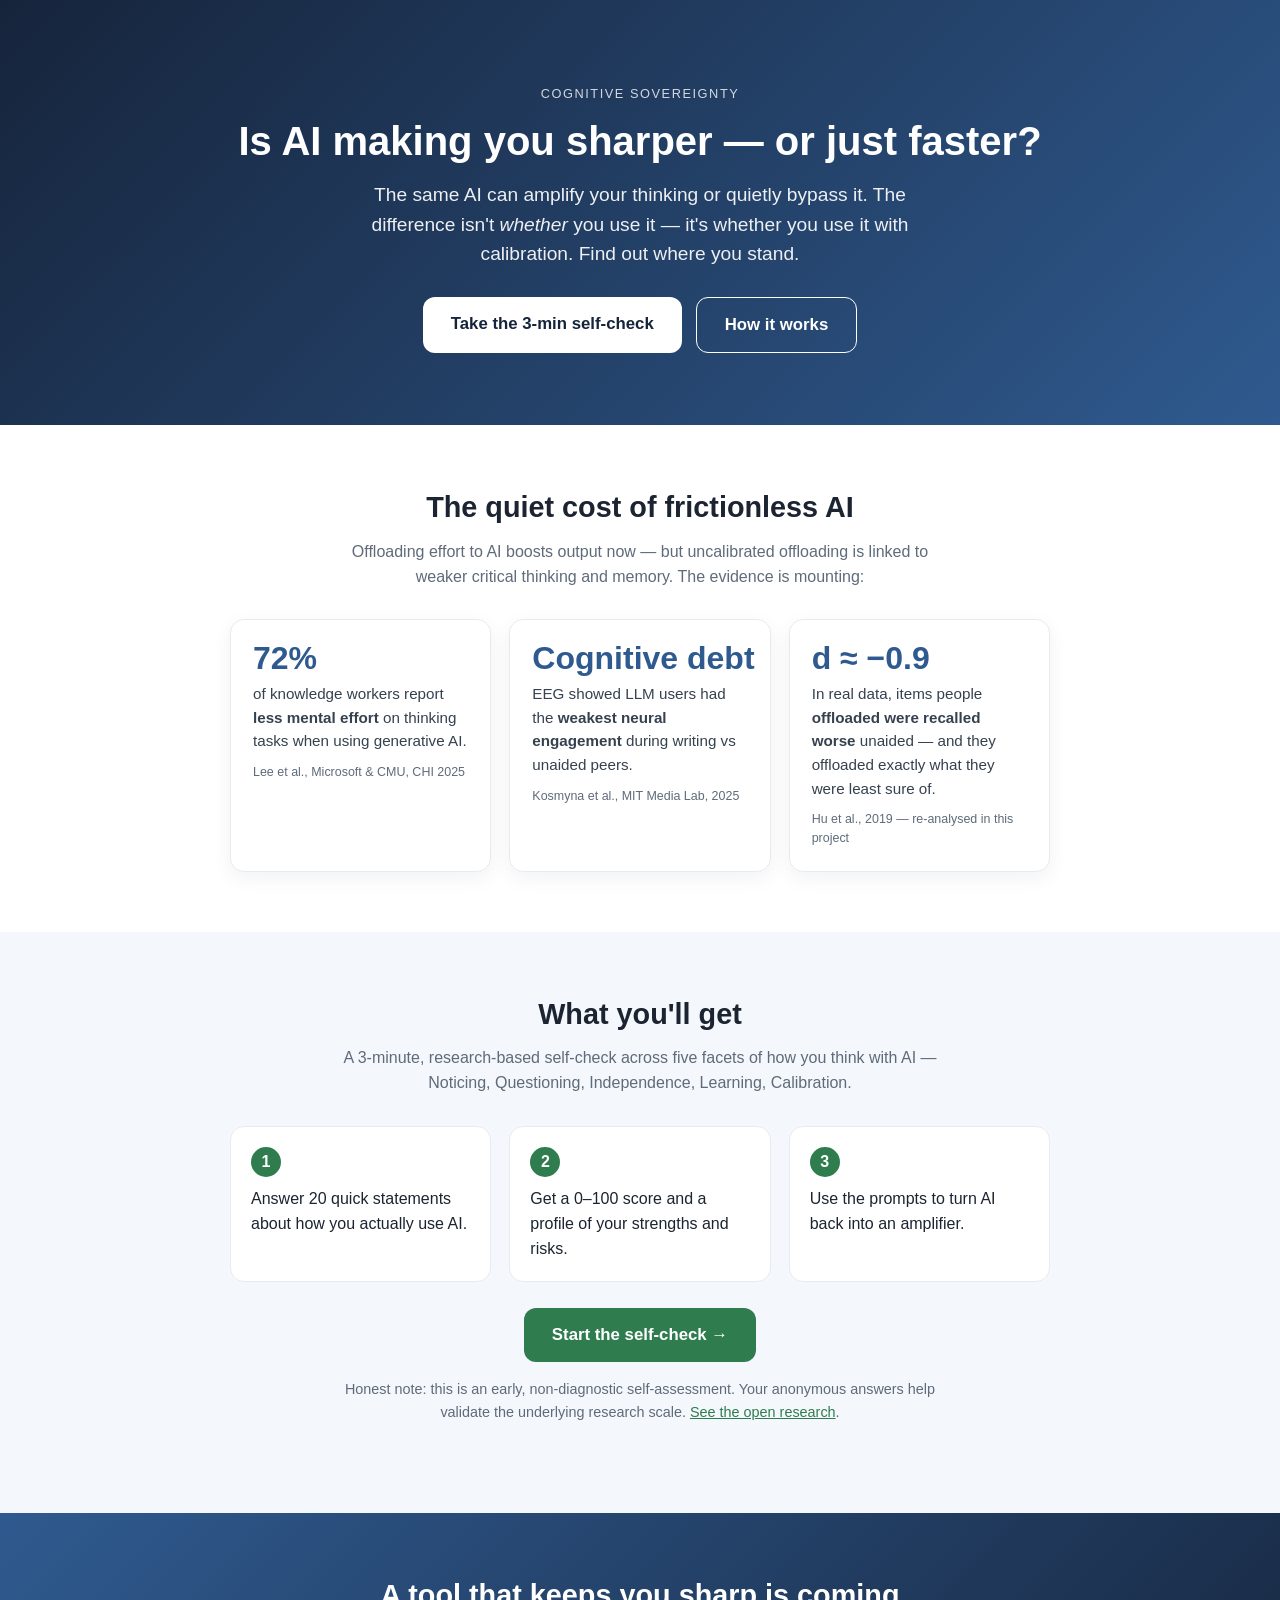
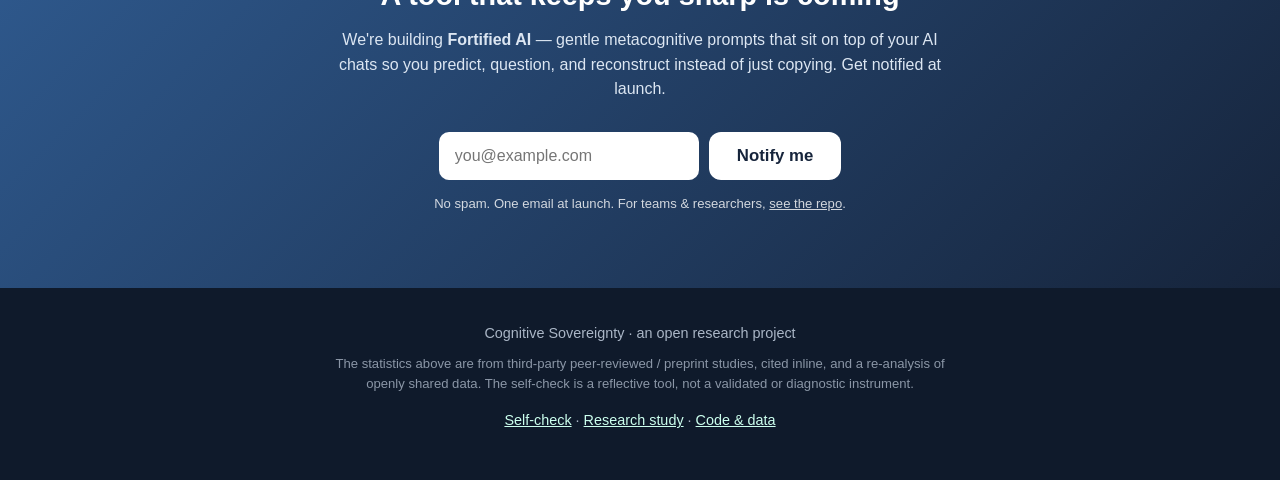
<file: landing/index.html>
<!DOCTYPE html>
<html lang="en">
<head>
  <meta charset="utf-8" />
  <meta name="viewport" content="width=device-width, initial-scale=1" />
  <title>Cognitive Sovereignty — use AI as an amplifier, not a bypass</title>
  <meta name="description" content="AI can sharpen your thinking or quietly replace it. Take the 3-minute self-check and learn how calibrated your AI use is." />
  <meta property="og:title" content="Is AI making you sharper — or just faster?" />
  <meta property="og:description" content="Take the 3-minute Cognitive Sovereignty self-check." />
  <link rel="stylesheet" href="css/style.css" />
</head>
<body>

  <header class="hero">
    <div class="wrap">
      <div class="kicker">Cognitive Sovereignty</div>
      <h1>Is AI making you sharper — or just faster?</h1>
      <p class="sub">The same AI can amplify your thinking or quietly bypass it. The
      difference isn't <em>whether</em> you use it — it's whether you use it with
      calibration. Find out where you stand.</p>
      <div class="cta-row">
        <a class="btn alt" data-selfcheck href="#">Take the 3-min self-check</a>
        <a class="btn ghost" href="#how">How it works</a>
      </div>
    </div>
  </header>

  <section>
    <div class="wrap">
      <h2>The quiet cost of frictionless AI</h2>
      <p class="lead">Offloading effort to AI boosts output now — but uncalibrated
      offloading is linked to weaker critical thinking and memory. The evidence is mounting:</p>
      <div class="cards">
        <div class="statcard">
          <div class="big">72%</div>
          <p>of knowledge workers report <b>less mental effort</b> on thinking tasks when using generative AI.</p>
          <cite>Lee et al., Microsoft &amp; CMU, CHI 2025</cite>
        </div>
        <div class="statcard">
          <div class="big">Cognitive&nbsp;debt</div>
          <p>EEG showed LLM users had the <b>weakest neural engagement</b> during writing vs unaided peers.</p>
          <cite>Kosmyna et al., MIT Media Lab, 2025</cite>
        </div>
        <div class="statcard">
          <div class="big">d ≈ −0.9</div>
          <p>In real data, items people <b>offloaded were recalled worse</b> unaided — and they offloaded exactly what they were least sure of.</p>
          <cite>Hu et al., 2019 — re-analysed in this project</cite>
        </div>
      </div>
    </div>
  </section>

  <section class="band" id="how">
    <div class="wrap">
      <h2>What you'll get</h2>
      <p class="lead">A 3-minute, research-based self-check across five facets of how
      you think with AI — Noticing, Questioning, Independence, Learning, Calibration.</p>
      <div class="steps">
        <div class="step"><div class="n">1</div>Answer 20 quick statements about how you actually use AI.</div>
        <div class="step"><div class="n">2</div>Get a 0–100 score and a profile of your strengths and risks.</div>
        <div class="step"><div class="n">3</div>Use the prompts to turn AI back into an amplifier.</div>
      </div>
      <p style="text-align:center;margin-top:26px"><a class="btn" data-selfcheck href="#">Start the self-check →</a></p>
      <p class="lead" style="margin-top:16px;font-size:.9rem">Honest note: this is an early,
      non-diagnostic self-assessment. Your anonymous answers help validate the underlying
      research scale. <a data-repo href="#">See the open research</a>.</p>
    </div>
  </section>

  <section class="capture">
    <div class="wrap">
      <h2>A tool that keeps you sharp is coming</h2>
      <p class="lead" style="color:#dce6f2">We're building <b>Fortified AI</b> — gentle
      metacognitive prompts that sit on top of your AI chats so you predict, question,
      and reconstruct instead of just copying. Get notified at launch.</p>
      <form id="notify">
        <input type="email" name="email" placeholder="you@example.com" required />
        <button class="btn alt" type="submit">Notify me</button>
      </form>
      <p class="fine">No spam. One email at launch. For teams &amp; researchers,
      <a data-repo href="#" style="color:#fff">see the repo</a>.</p>
    </div>
  </section>

  <footer>
    <div class="wrap">
      <div>Cognitive Sovereignty · an open research project</div>
      <p class="disclaimer">The statistics above are from third-party peer-reviewed /
      preprint studies, cited inline, and a re-analysis of openly shared data. The
      self-check is a reflective tool, not a validated or diagnostic instrument.</p>
      <p><a data-selfcheck href="#">Self-check</a> · <a data-study href="#">Research study</a> · <a data-repo href="#">Code &amp; data</a></p>
    </div>
  </footer>

  <script src="config.js"></script>
  <script src="js/main.js"></script>
</body>
</html>
</file>
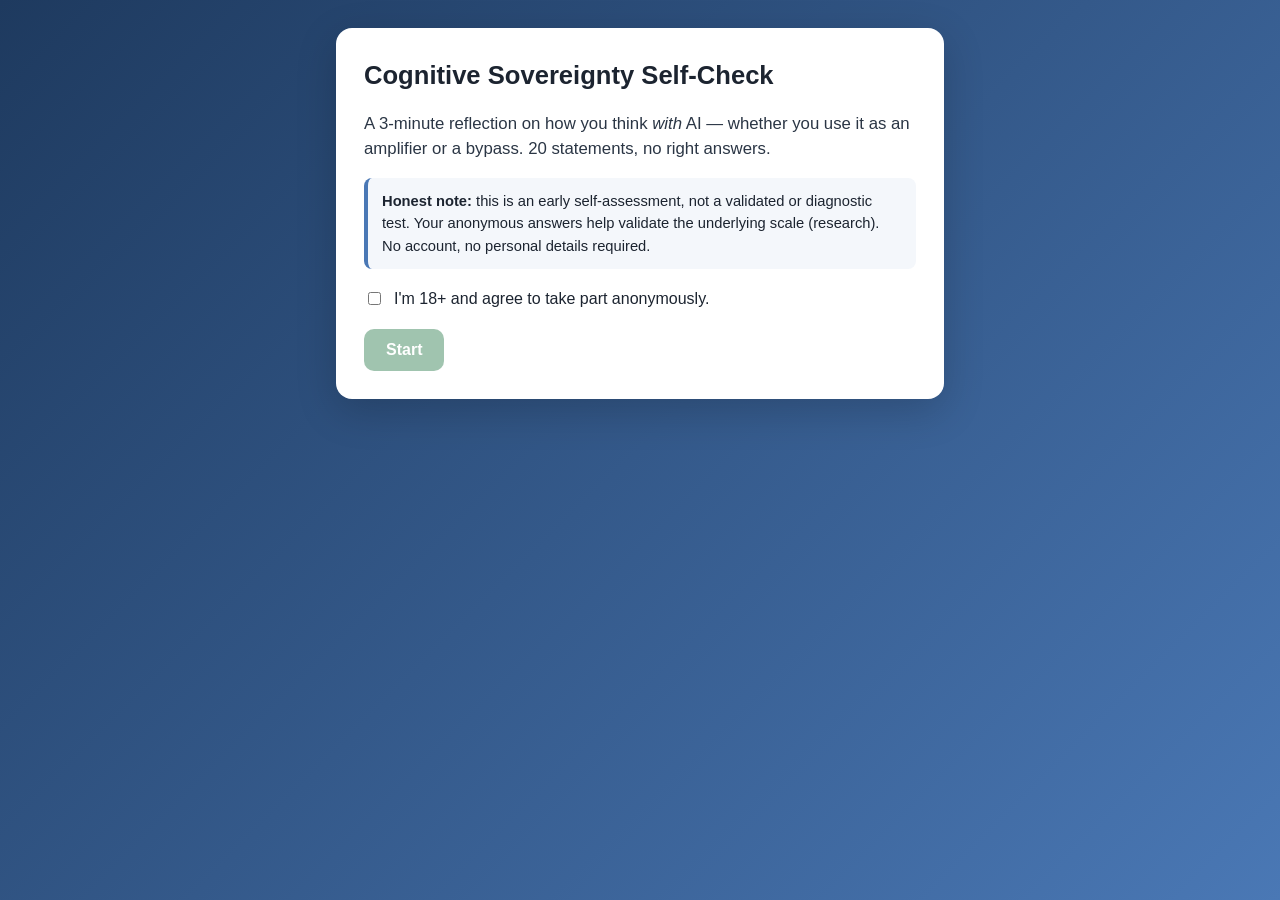
<file: selfcheck_app/index.html>
<!DOCTYPE html>
<html lang="en">
<head>
  <meta charset="utf-8" />
  <meta name="viewport" content="width=device-width, initial-scale=1" />
  <title>Cognitive Sovereignty Self-Check</title>
  <meta name="description" content="A 3-minute self-check: do you use AI as an amplifier or a bypass? Reflect on how calibrated your AI use is." />
  <meta property="og:title" content="Cognitive Sovereignty Self-Check" />
  <meta property="og:description" content="Do you use AI as an amplifier or a bypass? Take the 3-minute self-check." />
  <meta property="og:type" content="website" />
  <link rel="stylesheet" href="css/style.css" />
</head>
<body>
  <main id="app"></main>
  <script src="js/config.js"></script>
  <script src="js/items.js"></script>
  <script src="js/app.js"></script>
</body>
</html>
</file>
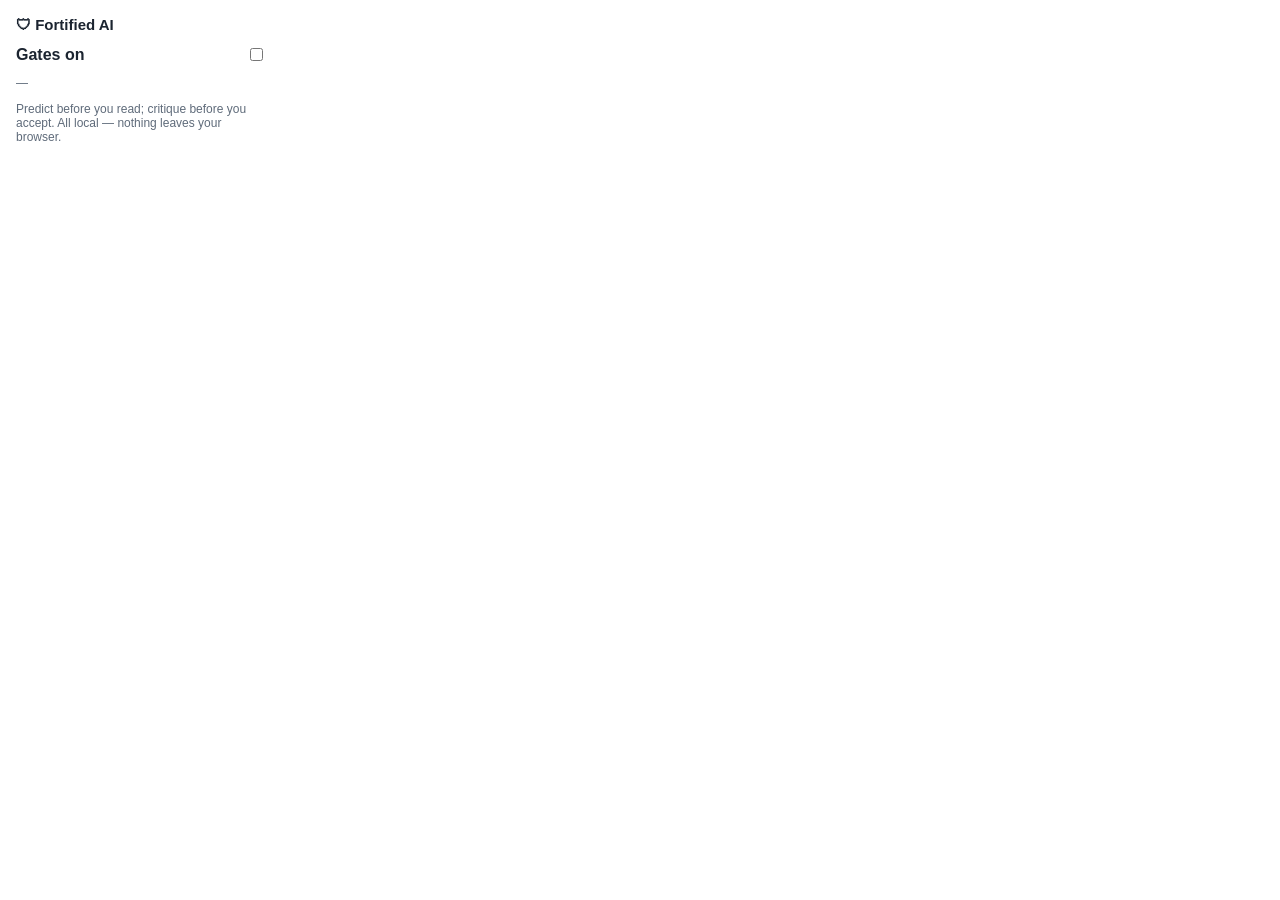
<file: extension/popup.html>
<!DOCTYPE html>
<html lang="en">
<head>
  <meta charset="utf-8" />
  <style>
    body{width:250px;margin:0;padding:16px;font-family:-apple-system,BlinkMacSystemFont,"Segoe UI",Roboto,sans-serif;color:#1b2430}
    h1{font-size:15px;margin:0 0 12px}
    .row{display:flex;align-items:center;justify-content:space-between;margin:10px 0}
    .switch{font-weight:700}
    #stats{margin-top:12px;font-size:12px;color:#5f6b7a}
    a{color:#2f7d4f;font-size:12px}
  </style>
</head>
<body>
  <h1>🛡 Fortified AI</h1>
  <div class="row">
    <span class="switch">Gates on</span>
    <input type="checkbox" id="enabled" />
  </div>
  <div id="stats">—</div>
  <p style="font-size:12px;color:#5f6b7a;margin:12px 0 0">Predict before you read; critique before you accept. All local — nothing leaves your browser.</p>
  <script src="popup.js"></script>
</body>
</html>
</file>
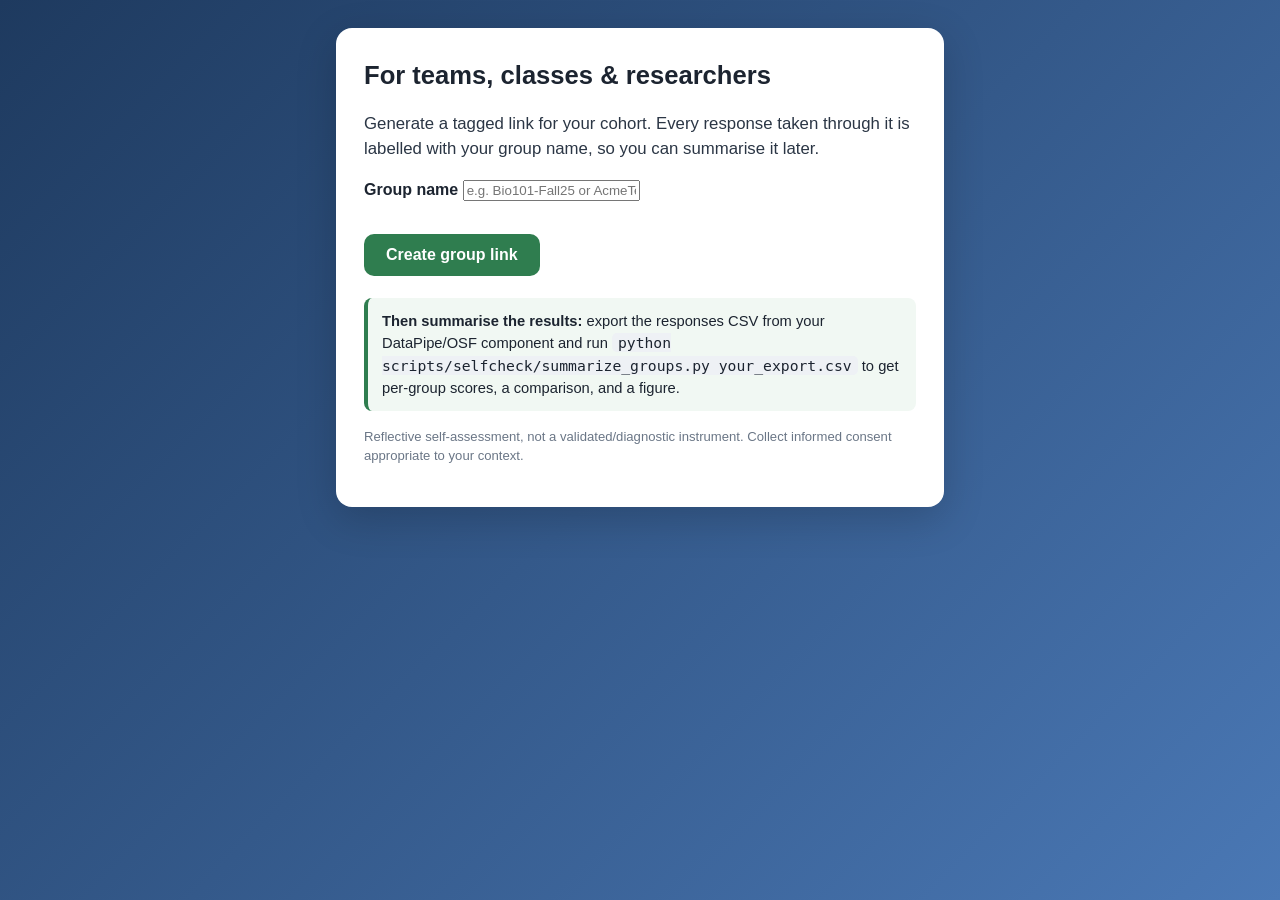
<file: selfcheck_app/teams.html>
<!DOCTYPE html>
<html lang="en">
<head>
  <meta charset="utf-8" />
  <meta name="viewport" content="width=device-width, initial-scale=1" />
  <title>Cognitive Sovereignty — for teams, classes & researchers</title>
  <link rel="stylesheet" href="css/style.css" />
</head>
<body>
  <main id="app">
    <div class="card">
      <h1>For teams, classes &amp; researchers</h1>
      <p class="lead">Generate a tagged link for your cohort. Every response taken
      through it is labelled with your group name, so you can summarise it later.</p>

      <label class="field">Group name
        <input id="group" type="text" placeholder="e.g. Bio101-Fall25 or AcmeTeamA" />
      </label>
      <button id="gen" class="btn">Create group link</button>

      <div id="out" style="display:none;margin-top:18px">
        <div class="note"><b>Your link:</b><br /><code id="link"></code></div>
        <button id="copy" class="btn ghost">Copy link</button>
      </div>

      <div class="note teams" style="margin-top:22px">
        <b>Then summarise the results:</b> export the responses CSV from your
        DataPipe/OSF component and run
        <code>python scripts/selfcheck/summarize_groups.py your_export.csv</code>
        to get per-group scores, a comparison, and a figure.
      </div>
      <p class="muted small">Reflective self-assessment, not a validated/diagnostic
      instrument. Collect informed consent appropriate to your context.</p>
    </div>
  </main>

  <script>
    const base = new URL(".", location.href).href; // .../selfcheck/
    const out = document.getElementById("out");
    const linkEl = document.getElementById("link");
    document.getElementById("gen").addEventListener("click", () => {
      const g = document.getElementById("group").value.trim();
      if (!g) return;
      linkEl.textContent = base + "?group=" + encodeURIComponent(g);
      out.style.display = "block";
    });
    document.getElementById("copy").addEventListener("click", async () => {
      try { await navigator.clipboard.writeText(linkEl.textContent); document.getElementById("copy").textContent = "Copied!"; }
      catch (e) { /* clipboard unavailable */ }
    });
  </script>
</body>
</html>
</file>
<file: landing/css/style.css>
:root{
  --bg1:#16243b; --bg2:#2f5a8f; --accent:#2f7d4f; --accent2:#e0b25a;
  --ink:#1b2430; --muted:#5f6b7a; --card:#fff;
}
*{box-sizing:border-box} html{scroll-behavior:smooth}
body{margin:0;color:var(--ink);font-family:-apple-system,BlinkMacSystemFont,"Segoe UI",Roboto,Helvetica,Arial,sans-serif;line-height:1.55}
.wrap{max-width:860px;margin:0 auto;padding:0 20px}
a{color:var(--accent)}
.btn{display:inline-block;background:var(--accent);color:#fff;text-decoration:none;padding:14px 28px;border-radius:12px;font-weight:700;font-size:1.05rem;border:0;cursor:pointer;transition:filter .15s}
.btn:hover{filter:brightness(1.08)}
.btn.alt{background:#fff;color:var(--bg1)}
.btn.ghost{background:transparent;border:1.5px solid #fff;color:#fff}

/* hero */
.hero{background:linear-gradient(135deg,var(--bg1),var(--bg2));color:#fff;padding:84px 0 72px;text-align:center}
.hero h1{font-size:2.5rem;line-height:1.15;margin:0 0 16px}
.hero p.sub{font-size:1.2rem;opacity:.92;max-width:620px;margin:0 auto 28px}
.hero .cta-row{display:flex;gap:14px;justify-content:center;flex-wrap:wrap}
.kicker{text-transform:uppercase;letter-spacing:.12em;font-size:.8rem;opacity:.8;margin-bottom:14px}

section{padding:60px 0}
section h2{font-size:1.8rem;margin:0 0 10px;text-align:center}
.lead{color:var(--muted);text-align:center;max-width:620px;margin:0 auto 30px}

.cards{display:grid;grid-template-columns:repeat(auto-fit,minmax(230px,1fr));gap:18px}
.statcard{background:var(--card);border:1px solid #e7ebf1;border-radius:14px;padding:22px;box-shadow:0 6px 20px rgba(20,40,70,.06)}
.statcard .big{font-size:2rem;font-weight:800;color:var(--bg2);line-height:1}
.statcard p{margin:.5rem 0 0;font-size:.95rem;color:#36414f}
.statcard cite{display:block;margin-top:10px;font-size:.78rem;color:var(--muted);font-style:normal}

.band{background:#f4f7fb}
.steps{display:grid;grid-template-columns:repeat(auto-fit,minmax(200px,1fr));gap:18px;margin-top:10px}
.step{background:#fff;border-radius:14px;padding:20px;border:1px solid #e7ebf1}
.step .n{width:30px;height:30px;border-radius:50%;background:var(--accent);color:#fff;display:flex;align-items:center;justify-content:center;font-weight:700;margin-bottom:10px}

.capture{background:linear-gradient(135deg,var(--bg2),var(--bg1));color:#fff;text-align:center}
.capture h2{color:#fff}
.capture form{display:flex;gap:10px;justify-content:center;flex-wrap:wrap;margin-top:18px}
.capture input[type=email]{padding:13px 16px;border-radius:10px;border:0;font-size:1rem;min-width:260px}
.capture .fine{opacity:.8;font-size:.82rem;margin-top:14px}

footer{background:#0f1a2b;color:#aab6c6;padding:34px 0;font-size:.9rem;text-align:center}
footer a{color:#cfe}
.disclaimer{max-width:640px;margin:10px auto 0;font-size:.82rem;opacity:.8}
.toast{position:fixed;left:50%;bottom:24px;transform:translateX(-50%);background:#1b2430;color:#fff;padding:10px 18px;border-radius:10px;z-index:9}
@media(max-width:560px){.hero h1{font-size:2rem}}
</file>
<file: selfcheck_app/css/style.css>
:root {
  --bg1: #1e3a5f; --bg2: #4a78b5; --accent: #2f7d4f; --accent2: #e0b25a;
  --ink: #1c2430; --muted: #6a7686; --card: #ffffff;
}
* { box-sizing: border-box; }
body {
  margin: 0; font-family: -apple-system, BlinkMacSystemFont, "Segoe UI", Roboto, Helvetica, Arial, sans-serif;
  color: var(--ink); background: linear-gradient(135deg, var(--bg1), var(--bg2)) fixed;
  min-height: 100vh; line-height: 1.5;
}
#app { max-width: 640px; margin: 0 auto; padding: 28px 16px 60px; }
.card {
  background: var(--card); border-radius: 16px; padding: 28px;
  box-shadow: 0 12px 40px rgba(0,0,0,0.18);
}
h1 { font-size: 1.6rem; margin: 0 0 8px; }
h2 { font-size: 1.3rem; margin: 0 0 16px; }
h3 { margin: 26px 0 10px; }
.lead { font-size: 1.05rem; color: #2b3645; }
.muted { color: var(--muted); }
.small { font-size: 0.82rem; }
.note {
  background: #f4f7fb; border-left: 4px solid var(--bg2); padding: 12px 14px;
  border-radius: 8px; margin: 16px 0; font-size: 0.92rem;
}
.note.teams { border-left-color: var(--accent); background: #f1f8f3; }
code { background: #eef1f5; padding: 1px 6px; border-radius: 5px; }

.btn {
  display: inline-block; background: var(--accent); color: #fff; border: 0;
  padding: 12px 22px; font-size: 1rem; border-radius: 10px; cursor: pointer;
  margin-top: 18px; font-weight: 600; transition: filter .15s, opacity .15s;
}
.btn:hover { filter: brightness(1.07); }
.btn:disabled { opacity: .45; cursor: not-allowed; }
.btn.ghost { background: transparent; color: var(--accent); border: 1.5px solid var(--accent); }
.nav { display: flex; justify-content: space-between; gap: 12px; }

.consent { display: flex; align-items: center; gap: 10px; margin: 18px 0 0; cursor: pointer; }
.field { display: block; margin: 14px 0; font-weight: 600; }
.field select { display: block; width: 100%; padding: 10px; margin-top: 6px;
  border: 1px solid #cfd6df; border-radius: 8px; font-size: 1rem; font-weight: 400; }

.progress { height: 8px; background: #e7ebf1; border-radius: 99px; overflow: hidden; }
.progress .bar { height: 100%; background: var(--accent2); transition: width .25s; }

.item { border: 0; padding: 14px 0; margin: 0; border-bottom: 1px solid #eef1f5; }
.item legend { font-weight: 600; padding: 0; margin-bottom: 10px; }
.likert { display: grid; grid-template-columns: 1fr; gap: 6px; }
.likert label {
  display: flex; align-items: center; gap: 10px; padding: 9px 12px;
  border: 1.5px solid #d8dee6; border-radius: 9px; cursor: pointer; font-size: 0.95rem;
}
.likert label.sel { border-color: var(--accent); background: #eef7f0; font-weight: 600; }
.likert input { accent-color: var(--accent); }

.scorewrap { text-align: center; margin: 6px 0 14px; }
.score { font-size: 3.4rem; font-weight: 800; color: var(--bg1); line-height: 1; }
.score span { font-size: 1.1rem; color: var(--muted); font-weight: 600; }
.bandlabel {
  display: inline-block; margin-top: 8px; padding: 4px 14px; border-radius: 99px;
  background: var(--accent); color: #fff; font-weight: 700; font-size: 0.9rem;
}
.facet { margin: 12px 0; }
.facet-top { display: flex; justify-content: space-between; font-size: 0.9rem; margin-bottom: 4px; }
.fbar { height: 12px; background: #e7ebf1; border-radius: 99px; overflow: hidden; }
.fbar div { height: 100%; background: linear-gradient(90deg, var(--bg2), var(--accent)); }

.toast {
  position: fixed; left: 50%; bottom: 26px; transform: translateX(-50%);
  background: #1c2430; color: #fff; padding: 10px 18px; border-radius: 10px;
  font-size: 0.9rem; box-shadow: 0 6px 20px rgba(0,0,0,.3); z-index: 10;
}
</file>
